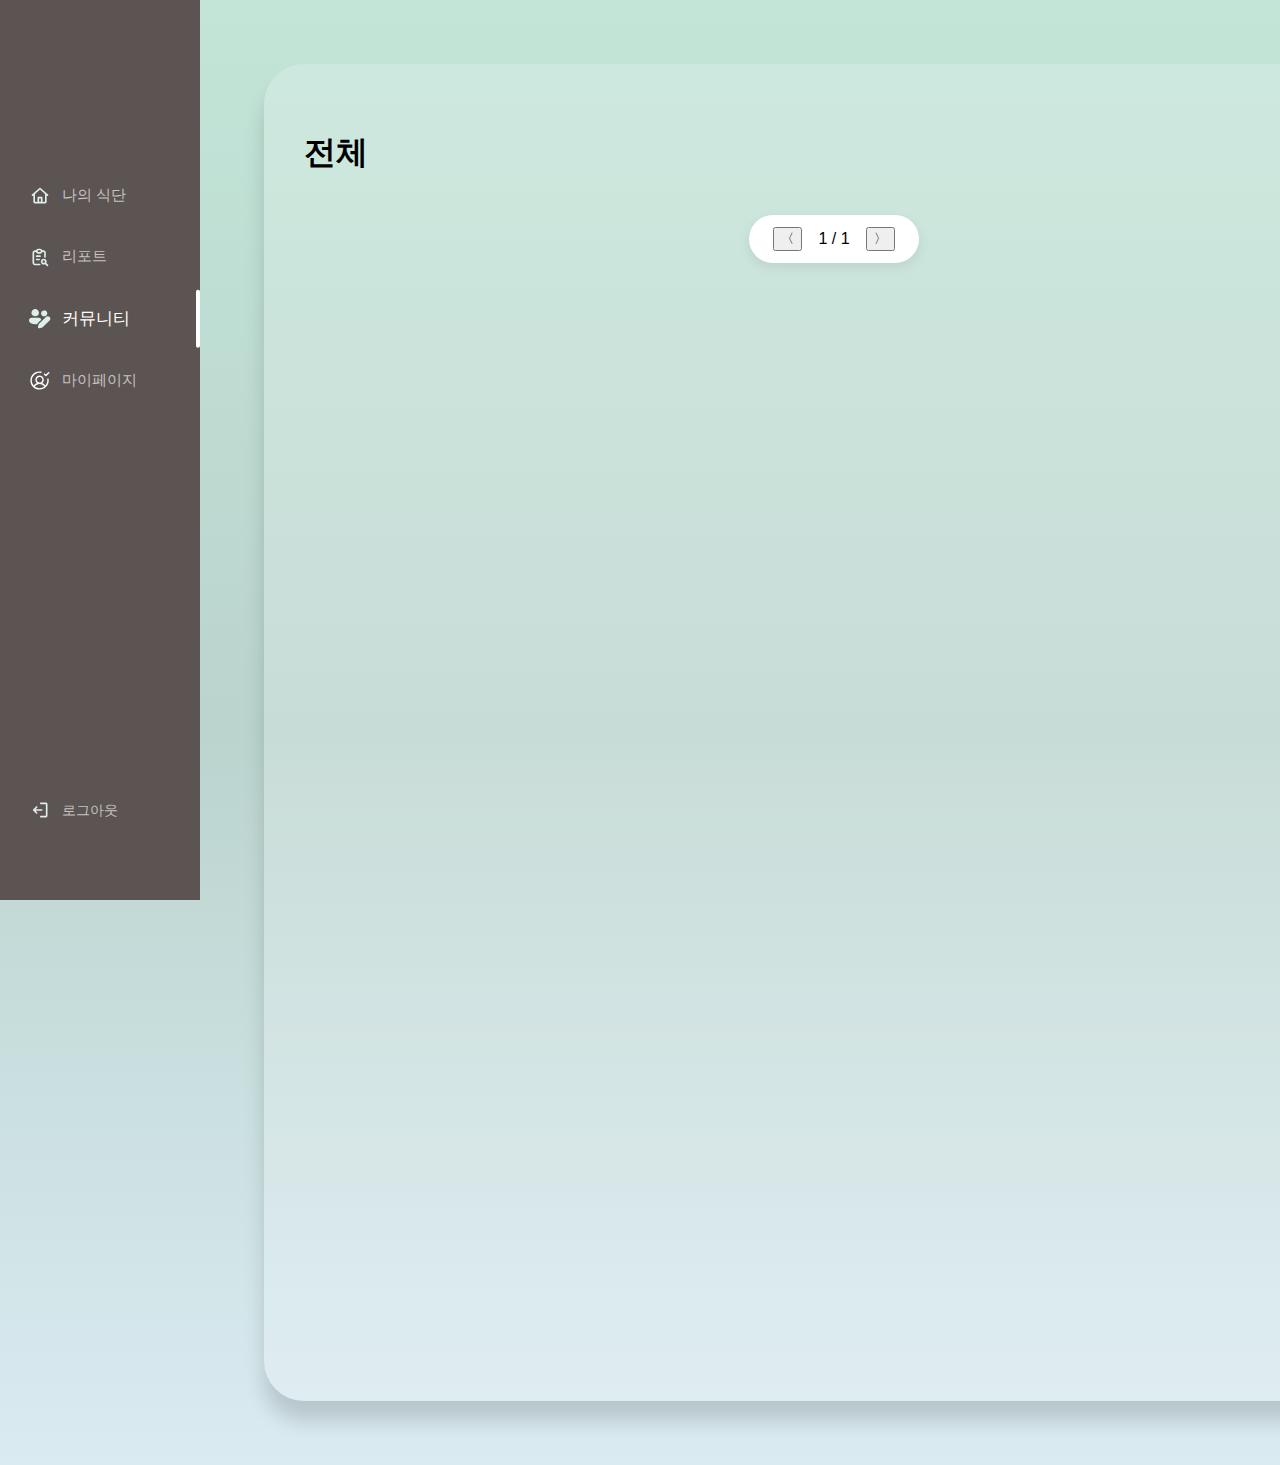
<file: pages/community.html>
<!DOCTYPE html>
<html lang="ko">

<head>
  <meta charset="UTF-8" />
  <meta name="viewport" content="width=device-width, initial-scale=1.0" />
  <title>커뮤니티</title>
  <link rel="stylesheet" href="../styles/community.css" />
  <link rel="stylesheet" href="../styles/entire.css" />
</head>

<body>
  <div class="container">
    <!-- 사이드바 -->
    <aside class="sidebar">
      <nav>
        <ul>
          <li>
            <a href="../pages/myMealPage.html">
              <img class="side-icon" src="/images/myMeal.svg" />나의 식단</a>
          </li>
          <li>
            <a href="../pages/report.html">
              <img src="/images/report.svg" class="side-icon" /> 리포트
            </a>
          </li>
          <li>
            <a href="../pages/community.html" class="active">
              <img src="/images/community.svg" class="side-icon" /> 커뮤니티
            </a>
          </li>
          <li>
            <a href="../pages/myPage.html"><img class="side-icon" src="/images/myPage.svg" />마이페이지</a>
          </li>
        </ul>
      </nav>
      <a href="#" class="logout-link"><img class="side-icon" src="/images/exit.svg" />로그아웃</a>
    </aside>

    <!-- 메인 콘텐츠 -->
    <main class="main-content">
      <!-- 게시글 영역 -->
      <section class="community-wrapper">
        <h2 class="community-title" id="tag-title">전체</h2>
        <div id="post-container"><!--여기 안에 post 들어옴--></div>

        <!-- 페이지네이션 -->
        <div class="pagination">
          <button id="prev-page">〈</button>
          <span id="page-info">1 / 1</span>
          <button id="next-page">〉</button>
        </div>
      </section>

      <!-- 오른쪽 패널 -->
      <aside class="right-panel">
        <div class="right-box search-section">
          <div class="search-bar">
            <input type="text" id="search-input" />
            <button id="search-btn">🔍</button>
          </div>
          <div class="hashtags vertical">
            <span class="tag red" data-tag="식단 질문"># 식단 질문</span>
            <span class="tag blue" data-tag="식단 추천"># 식단 추천</span>
            <span class="tag green" data-tag="식단 인증"># 식단 인증</span>
            <span class="tag gray" data-tag="기타"># 기타</span>
          </div>
        </div>
        <div class="quick-actions">
          <div class="action-box" id="view-scrap-posts">⭐ 저장한 게시물</div>
          <div class="action-box">🕒 내 활동</div>
        </div>
        <button class="write-btn">✏ 글 작성하기</button>
      </aside>
    </main>
  </div>

  <!-- 글 작성 팝업 -->
  <div class="popup-overlay hidden">
    <div class="popup">
      <h2>태그</h2>
      <div class="popup-tags">
        <span class="tag red" data-tag="식단 질문"># 식단 질문</span>
        <span class="tag blue" data-tag="식단 추천"># 식단 추천</span>
        <span class="tag green" data-tag="식단 인증"># 식단 인증</span>
        <span class="tag gray" data-tag="기타"># 기타</span>
      </div>
      <h2>제목</h2>
      <input type="text" />
      <h2>본문</h2>
      <div class="popup-textarea-wrapper">
        <textarea id="postContent" maxlength="2000"></textarea>
        <div class="char-count" id="charCount">0 / 2000</div>
      </div>
      <div class="popup-file-upload-wrapper">
        <label class="popup-file-upload">
          📎 파일 업로드
          <input type="file" multiple />
        </label>
        <span class="file-note">*최대 5장</span>
      </div>
      <div class="popup-buttons">
        <button class="cancel-btn">취소</button>
        <button class="submit-btn">올리기</button>
      </div>
    </div>
  </div>

  <div class="detail-overlay hidden">
    <div class="detail-popup">
      <!-- 닫기 버튼 -->
      <button class="close-detail">&times;</button>

      <!-- 상단 헤더: 프로필, 작성자, 시간 -->
      <div class="detail-header">
        <div class="profile-circle"></div>
        <div class="author-info">
          <span class="post-author" id="detail-author">유저a</span>
          <span class="post-time" id="detail-time">3분 전</span>
        </div>
        <div class="detail-tags" id="detail-tags"></div>
      </div>

      <!-- 제목 + 본문 -->
      <div class="detail-title" id="detail-title">게시글 제목</div>
      <div class="detail-body" id="detail-body">게시글 본문</div>

      <!-- 이미지 미리보기 -->
      <!-- 이미지 미리보기 -->
      <div id="detail-images">
        <!-- JS가 여기에 화살표 포함한 캐러셀 혹은 단순 이미지 박스를 삽입 -->
      </div>

      <!-- 좋아요 / 댓글 수 / 저장 버튼 우측 정렬 -->
      <div class="detail-actions">
        <div class="detail-comment-count">
          ❤️ <span id="detail-likes-count">0</span> 💬
          <span id="detail-comments-count">0</span> ⭐
          <span id="detail-saves-count">0</span>
        </div>
        <div class="detail-buttons">
          <button id="like-btn">좋아요</button>
          <button id="save-btn">저장</button>
        </div>
      </div>

      <!-- 댓글 영역 -->
      <div class="detail-comments" id="detail-comments">
        <!-- 자바스크립트로 댓글 box와 대댓글 box 삽입 -->
      </div>

      <!-- 댓글 입력창 -->
      <div class="comment-input-box">
        <input type="text" id="main-comment-input" class="comment-input" placeholder="댓글을 입력하세요." />
        <button id="submit-main-comment" class="comment-submit">등록</button>
      </div>
    </div>
  </div>

  <!-- 스크립트 -->
  <script src="../scripts/accessApi.js"></script>
  <script src="../scripts/logout.js"></script>
  <script src="../scripts/community.js"></script>
</body>

</html>
</file>
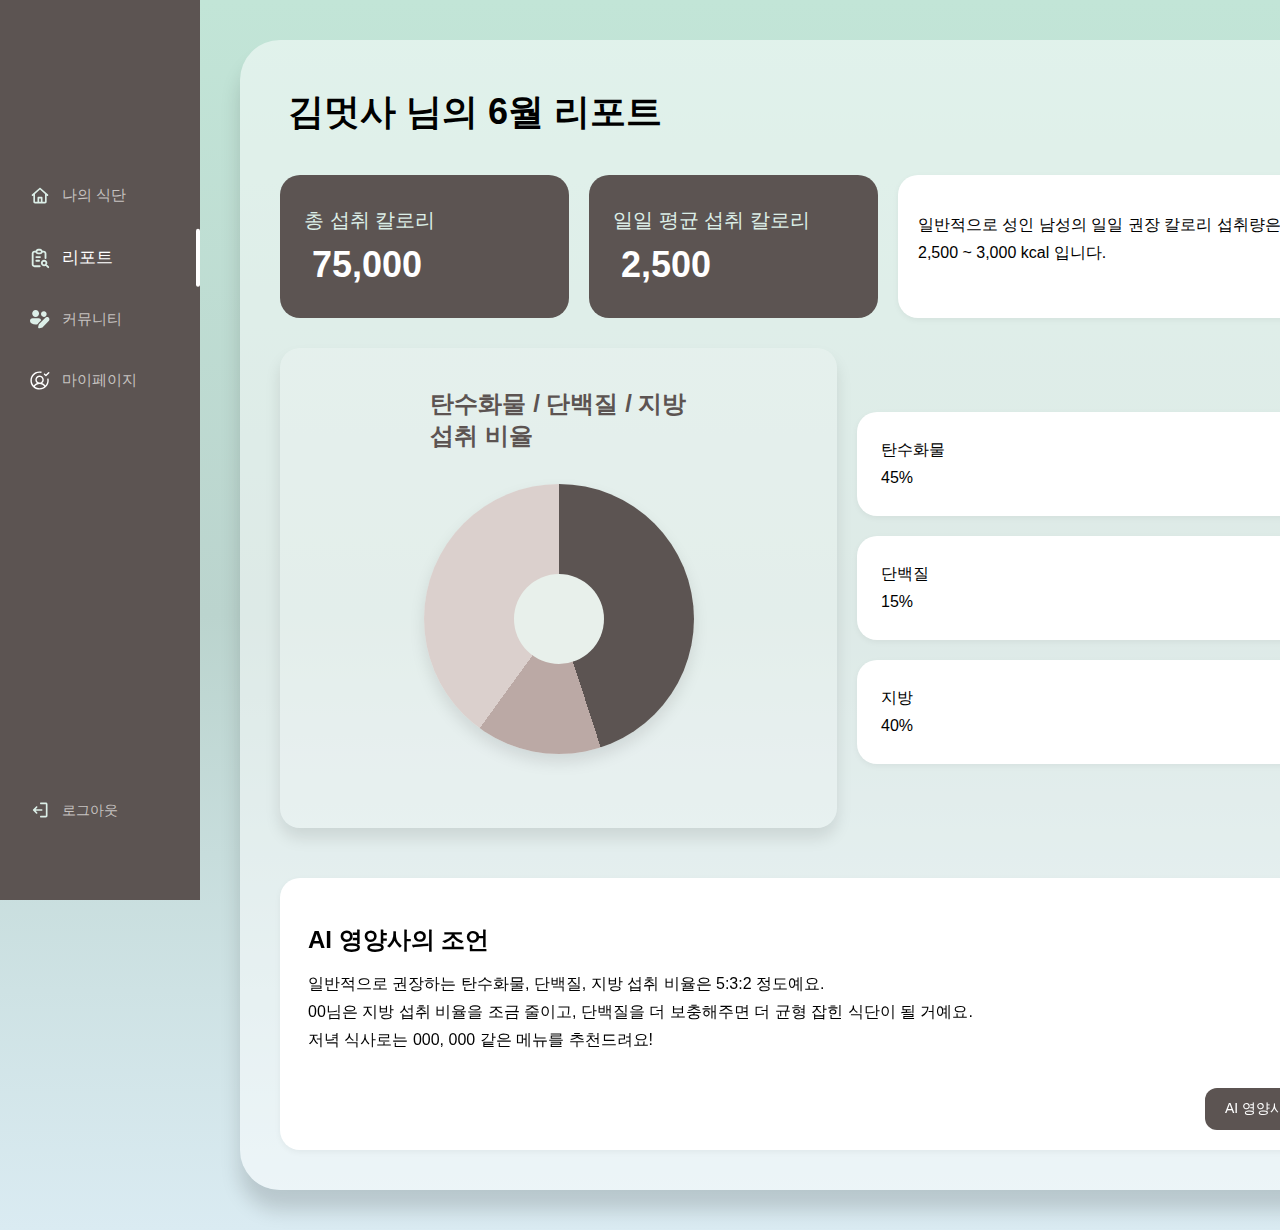
<file: pages/report.html>
<!DOCTYPE html>
<html lang="ko">

<head>
  <meta charset="UTF-8" />
  <meta name="viewport" content="width=device-width, initial-scale=1.0" />
  <title>리포트</title>
  <link rel="stylesheet" href="../styles/report.css" />
  <link rel="stylesheet" href="../styles/entire.css" />
</head>

<body>
  <div class="container">
    <!-- 왼쪽 사이드바 -->
    <aside class="sidebar">
      <nav>
        <ul>
          <li>
            <a href="../pages/myMealPage.html"> <img class="side-icon" src="/images/myMeal.svg">나의 식단</a>
          </li>
          <li>
            <a href="../pages/report.html" class="active">
              <img src="/images/report.svg" class="side-icon" /> 리포트
            </a>
          </li>
          <li>
            <a href="../pages/community.html">
              <img src="/images/community.svg" class="side-icon" /> 커뮤니티
            </a>
          </li>
          <li>
            <a href="../pages/myPage.html"><img class="side-icon" src="/images/myPage.svg">마이페이지</a>
          </li>
        </ul>
      </nav>
      <a href="#" class="logout-link"><img class="side-icon" src="/images/exit.svg">로그아웃</a>

    </aside>

    <!-- 리포트 본문 -->
    <main class="report-content">
      <div class="report-flex-wrapper">
        <section class="summary-cards">
          <h1><strong>김멋사</strong> 님의 6월 리포트</h1>

          <!-- 1. 상단 요약 정보 3칸 -->
          <div class="summary-top-row">
            <div class="summary-card">
              <p>총 섭취 칼로리</p>
              <h2 id="totalCalories">75,000</h2>
            </div>
            <div class="summary-card">
              <p>일일 평균 섭취 칼로리</p>
              <h2 id="averageCalories">2,500</h2>
            </div>
            <div class="summary-info">
              <p>
                일반적으로 성인 남성의 일일 권장 칼로리 섭취량은<br />
                2,500 ~ 3,000 kcal 입니다.
              </p>
            </div>
          </div>

          <!-- 2. 섭취 비율: 도넛 + 수치 -->
          <!-- 섭취 비율: 도넛 + 수치 -->
          <!-- 📌 도넛 그래프 전용 박스 (summary-cards 위에 위치) -->
          <div class="nutrient-graph-section">
            <!-- ✅ 도넛 그래프 전용 박스 -->
            <div class="donut-box">
              <h2 class="nutrient-title">탄수화물 / 단백질 / 지방<br />섭취 비율</h2>
              <div id="donut" class="donut-placeholder">
                <div class="label label-carb">탄수화물</div>
                <div class="label label-protein">단백질</div>
                <div class="label label-fat">지방</div>
              </div>
            </div>

            <!-- ✅ 비율 수치 표는 따로 -->
            <div class="nutrient-breakdown">
              <div class="nutrient-box box-carb">
                <span class="label">탄수화물</span>
                <span class="value" id="carbsRatio">45%</span>
              </div>

              <div class="nutrient-box box-protein">
                <span class="label">단백질</span>
                <span class="value" id="proteinRatio">15%</span>
              </div>

              <div class="nutrient-box box-fat">
                <span class="label">지방</span>
                <span class="value" id="fatRatio">40%</span>
              </div>

            </div>
          </div>



          <!-- 3. AI 조언 -->
          <div class="ai-advice-wrapper">
            <div class="ai-advice">
              <h2>AI 영양사의 조언</h2>
              <p id="feedbackText">
                일반적으로 권장하는 탄수화물, 단백질, 지방 섭취 비율은 5:3:2 정도예요.<br />
                00님은 지방 섭취 비율을 조금 줄이고, 단백질을 더 보충해주면 더 균형 잡힌 식단이 될 거예요.<br />
                저녁 식사로는 000, 000 같은 메뉴를 추천드려요!
              </p>
            </div>
            <button class="ai-button-outside" id="getAdviceButton">AI 영양사에게 조언받기</button>
          </div>
        </section>

        <!-- 오른쪽 캘린더 패널 -->
        <div class="calendar-section">


          <!-- 월간 캘린더 -->
          <div class="calendar-box">
            <div class="calendar-header">
              <span class="year" id="year">2025</span>

              <div class="month-nav">
                <button class="nav-arrow" id="prevMonth">&lt;</button>
                <span class="month-title" id="monthName">7월</span>
                <button class="nav-arrow" id="nextMonth">&gt;</button>
              </div>
            </div>
            <table class="calendar-table">
              <thead>
                <tr>
                  <th>S</th>
                  <th>M</th>
                  <th>T</th>
                  <th>W</th>
                  <th>T</th>
                  <th>F</th>
                  <th>S</th>
                </tr>
              </thead>
              <tbody id="calendar-body">
                <!-- JavaScript로 동적으로 채워질 자리 -->
              </tbody>
            </table>
          </div>

          <!-- 주간 캘린더 -->
          <div class="calendar-placeholder" id="calendar-week" style="display: none">
            주간 캘린더 표시 영역
          </div>

          <div class="calendar-placeholder" id="calendar-day" style="display: none">
            일간 캘린더 표시 영역
          </div>

          <button class="generate-report">리포트 만들기</button>
        </div>
      </div>
    </main>

    <script src="../scripts/accessApi.js"></script>

    <script src="../scripts/reportValue.js"></script>


    <script src="../scripts/aiAdvise.js"></script>

    <script src="../scripts/report.js"></script>
</body>

</html>
</file>
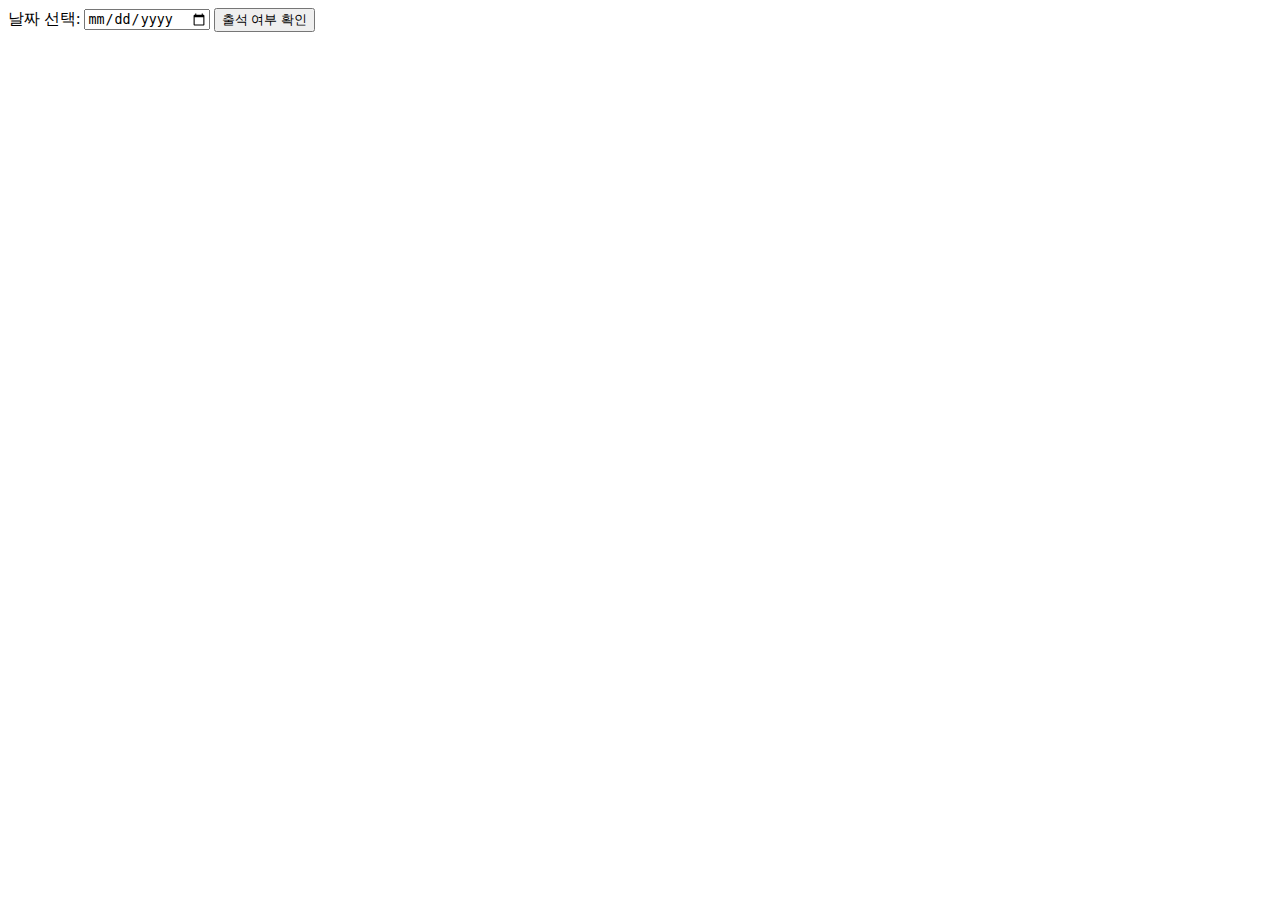
<file: test/test.html>
<!-- attendance-check.html -->
<!DOCTYPE html>
<html lang="ko">

<head>
    <meta charset="UTF-8">
    <title>출석 여부 확인 테스트</title>
</head>

<body>
    <label for="attendance-date">날짜 선택:</label>
    <input type="date" id="attendance-date" />

    <button id="check-attendance-btn" type="button">
        출석 여부 확인
    </button>

    <script src="../scripts/accessApi.js"></script>
    <script>
        document.getElementById("check-attendance-btn")
            .addEventListener("click", async () => {
                const date = document.getElementById("attendance-date").value;
                if (!date) {
                    return alert("날짜를 선택해주세요.");
                }

                try {
                    // GET /api/v1/meals/check?date=YYYY-MM-DD
                    const data = await AccessAPI.apiFetch(
                        `/api/v1/meals/check?date=${date}`,
                        { method: "GET" }
                    );

                    console.log("출석여부 응답 전체:", data);
                    alert(
                        `출석여부: ${data.isSuccess ? data.result : "(실패) " + data.message}`
                    );
                } catch (err) {
                    console.error("출석 확인 중 오류:", err);
                    alert("출석 확인 중 오류가 발생했습니다.");
                }
            });
    </script>
</body>

</html>
</file>
<file: styles/community.css>
.main-content {
  flex-grow: 1;
  display: flex;
  justify-content: space-between;
  padding: 64px;
  box-sizing: border-box;
}

.community-wrapper {
  width: 1140px;
  min-height: 1337px;
  background: #ffffff33;
  border-radius: 40px;
  padding: 40px;
  box-shadow: 0 20px 20px rgba(0, 0, 0, 0.15);
  box-sizing: border-box;
}

.community-title {
  font-size: 32px;
  font-weight: bold;
  margin-bottom: 24px;
}

.post-card {
  background: white;
  border-radius: 20px;
  padding: 24px;
  margin-bottom: 24px;
  box-shadow: 0 8px 8px rgba(0, 0, 0, 0.1);
  width: 1033px;
  box-sizing: border-box;
}

.post-header {
  display: flex;
  align-items: center;
  margin-bottom: 12px;
}

.profile-circle {
  width: 40px;
  height: 40px;
  border-radius: 50%;
  background: #d9d9d9;
  margin-right: 12px;
}

.post-info {
  font-size: 14px;
  color: #555;
}

.post-author {
  font-weight: bold;
}

.post-time {
  font-size: 12px;
  color: #888;
}

.post-title {
  font-weight: bold;
  font-size: 15px;
  margin-bottom: 8px;
}

.post-text {
  font-size: 14px;
  margin-bottom: 12px;
}

.post-footer {
  display: flex;
  justify-content: space-between;
  align-items: center;
  margin-bottom: 12px;
}

.tags {
  display: flex;
  gap: 12px;
  flex-wrap: wrap;
}

.hashtags.vertical {
  display: flex;
  flex-direction: column;
  gap: 16px;
  margin-top: 40px;
}

.tag {
  font-size: 15px;
  padding: 16px;
  width: 139px;
  border-radius: 20px;
  font-weight: 500;
  display: inline-block;
}

.tag.red {
  background-color: #fce6e6;
  color: #e74c3c;
}

.tag.blue {
  background-color: #e5efff;
  color: #3498db;
}

.tag.green {
  background-color: #e3f7f0;
  color: #2ecc71;
}

.tag.gray {
  background-color: #eee;
  color: #555;
}

.images {
  display: flex;
  gap: 8px;
}

.img-box {
  width: 90px;
  height: 90px;
  background-color: #d9d9d9;
  border-radius: 10px;
  display: flex;
  justify-content: center;
  align-items: center;
  font-size: 12px;
  color: #333;
}

.post-actions {
  font-size: 14px;
  color: #888;
  display: flex;
  gap: 16px;
}

.pagination {
  display: flex;
  justify-content: center;
  align-items: center;
  gap: 16px;
  margin-top: 40px;
  margin-bottom: 60px;
  background-color: white;
  border-radius: 28px;
  padding: 12px 24px;
  box-shadow: 0 4px 12px rgba(0, 0, 0, 0.08);
  width: fit-content;
  margin-left: auto;
  margin-right: auto;
}

.page-btn {
  font-size: 20px;
  padding: 4px 10px;
  border: none;
  background: none;
  cursor: pointer;
  font-weight: bold;
}

.page-btn:disabled {
  opacity: 0.3;
  cursor: default;
}

.page-info {
  font-size: 16px;
  font-weight: 500;
  color: #333;
}

/* ======================
   상세 팝업 스타일
   ====================== */
.detail-overlay {
  position: fixed;
  top: 0;
  left: 0;
  width: 100%;
  height: 100%;
  background-color: rgba(0, 0, 0, 0.4);
  backdrop-filter: blur(4px);
  display: none;
  justify-content: center;
  align-items: center;
  z-index: 1000;
}

.detail-overlay:not(.hidden) {
  display: flex;
}

.detail-popup {
  width: 900px;
  max-height: 90vh;
  overflow-y: auto;
  background: white;
  border-radius: 40px;
  padding: 40px;
  box-shadow: 0 20px 40px rgba(0, 0, 0, 0.2);
  position: relative;
  z-index: 1001;
  box-sizing: border-box;
}

.close-detail {
  position: absolute;
  top: 20px;
  right: 30px;
  font-size: 28px;
  background: none;
  border: none;
  cursor: pointer;
}

.detail-header {
  display: flex;
  gap: 16px;
  align-items: center;
  margin-bottom: 24px;
}

.author-info {
  display: flex;
  flex-direction: column;
  gap: 4px;
}

.detail-tags {
  margin-left: auto;
  display: flex;
  gap: 10px;
}

.detail-title {
  font-size: 22px;
  font-weight: bold;
  margin-bottom: 20px;
}

.detail-body {
  font-size: 16px;
  margin-bottom: 24px;
  white-space: pre-line;
}

.detail-images {
  display: flex;
  gap: 8px;
  margin-bottom: 24px;
}

.detail-actions {
  display: flex;
  justify-content: space-between;
  align-items: center;
  margin-bottom: 24px;
  padding: 0 8px;
}

.detail-buttons {
  display: flex;
  margin-top: 15px;
  gap: 10px;
}
.detail-buttons button {
  background-color: #f2f5f3;
  border: none;
  border-radius: 12px;
  padding: 10px 18px;
  font-size: 14px;
  cursor: pointer;
  font-weight: 500;
  color: #42554d;
}

.detail-buttons button.clicked {
  background-color: #ffe1e1;
  color: #d44b4b;
}

.detail-comment-count {
  display: flex;
  gap: 14px;
  font-size: 14px;
  color: #555;
  align-items: center;
  justify-content: flex-start;
}

.detail-comments {
  border-top: 1px solid #ddd;
  padding-top: 20px;
  font-size: 15px;
  margin-bottom: 20px;
}

.comment-box {
  display: flex;
  flex-direction: column;
  border: 1px solid #eee;
  border-radius: 16px;
  padding: 16px;
  margin-bottom: 16px;
  background-color: #fafafa;
}

.comment-header {
  display: flex;
  justify-content: space-between;
  align-items: center;
  margin-bottom: 6px;
  font-size: 14px;
  color: #333;
}
.comment-header-left {
  display: flex;
  align-items: center;
  gap: 2px; /* 프로필-닉네임 간격 축소 */
}

.profile-circle.small {
  width: 28px;
  height: 28px;
  border-radius: 50%;
  background-color: #ddd;
  flex-shrink: 0;
}

.comment-user {
  font-weight: bold;
}

.comment-time {
  font-size: 12px;
  color: #888;
}

.comment-text {
  margin-bottom: 10px;
  font-size: 15px;
}

.comment-actions {
  display: flex;
  justify-content: flex-end;
  gap: 12px;
  font-size: 14px;
  color: #555;
  cursor: pointer;
}
.comment-actions button {
  background-color: #f5f5f5;
  border: 1px solid #ccc;
  border-radius: 8px;
  padding: 4px 12px;
  font-size: 13px;
  cursor: pointer;
}

.reply-container {
  margin-left: 24px;
  margin-top: 12px;
}

.reply-box {
  background-color: #f5f5f5;
  border-radius: 12px;
  padding: 10px;
  font-size: 14px;
  margin-top: 8px;
  border: 1px solid #ddd;
}

.reply-input-container {
  display: flex;
  gap: 8px;
  margin-top: 10px;
}

.reply-input-container input {
  flex-grow: 1;
  padding: 10px;
  border-radius: 20px;
  border: 1px solid #ccc;
  font-size: 14px;
}

.reply-input-container button {
  padding: 10px 16px;
  border-radius: 20px;
  border: none;
  background-color: #5c5452;
  color: white;
  font-weight: bold;
  cursor: pointer;
}

.comment-input-box {
  display: flex;
  gap: 12px;
  margin-top: 20px;
}

.comment-input {
  flex-grow: 1;
  padding: 14px;
  border-radius: 20px;
  border: 1px solid #ccc;
  font-size: 15px;
  box-sizing: border-box;
}

.comment-submit {
  padding: 14px 20px;
  background-color: #5c5452;
  color: white;
  font-weight: bold;
  border-radius: 20px;
  border: none;
  cursor: pointer;
}
.image-carousel-wrapper {
  position: relative;
  display: flex;
  align-items: center;
  gap: 12px;
  margin-top: 20px;
}

.image-carousel {
  display: flex;
  gap: 16px;
  max-width: 100%;
  overflow-x: hidden; /* ✅ 스크롤바 숨김 */
  scroll-behavior: smooth;
}
.image-carousel-static {
  display: flex; /* 가로 정렬 핵심! */
  gap: 16px;
  margin-top: 20px;
}
.img-box {
  width: 120px;
  height: 120px;
  background-color: #d9d9d9;
  border-radius: 12px;
  display: flex;
  justify-content: center;
  align-items: center;
  font-weight: bold;
  flex-shrink: 0;
}

.arrow {
  background-color: #f4f4f4;
  border: none;
  border-radius: 10px;
  padding: 12px;
  font-size: 18px;
  cursor: pointer;
  box-shadow: 0 0 4px rgba(0, 0, 0, 0.1);
  z-index: 1;
}

/* 오른쪽 패널 */
.right-panel {
  width: 436px;
  height: 787px;
  padding: 0;
  display: flex;
  flex-direction: column;
  margin-left: 30px;
  gap: 24px;
}

/* 검색+태그 전체 박스 */
.right-box.search-section {
  background: rgba(255, 255, 255, 0.5);
  border-radius: 40px;
  height: 486px;
  padding: 24px;
  box-shadow: 0 20px 20px rgba(0, 0, 0, 0.1);
}

/* 검색 바 */
.search-bar {
  width: 360px;
  height: 80px;
  border-radius: 30px;
  opacity: 1;
  background-color: white;

  display: flex;
  align-items: center;
  justify-content: space-between;
  margin-top: 20px;
  padding: 0 24px; /* 좌우 여백 */
  box-shadow: 0 8px 20px rgba(0, 0, 0, 0.08); /* 그림자 */
  box-sizing: border-box;
}

.search-bar input {
  border: none;
  flex: 1;
  font-size: 15px;
  outline: none;
}
.search-bar button {
  background: none;
  border: none;
  font-size: 16px;
  cursor: pointer;
}

/* 빠른 액션 */
.quick-actions {
  display: flex;
  justify-content: space-between;
  gap: 16px;
}

.action-box {
  width: 208px;
  height: 168px;
  background: rgba(255, 255, 255, 0.5);
  border-radius: 40px;
  box-shadow: 0 20px 20px rgba(0, 0, 0, 0.15);
  font-size: 15px;
  font-weight: 600;
  color: #42554d;
  display: flex;
  align-items: center;
  justify-content: center;
  text-align: center;
}

/* 글쓰기 버튼 */
.write-btn {
  padding: 16px;
  background: #5c5452;
  height: 77px;
  color: white;
  font-size: 15px;
  border: none;
  border-radius: 20px;
  cursor: pointer;
  font-weight: bold;
}
/* 글쓰기 팝업 배경 오버레이 */
.popup-overlay {
  position: fixed;
  top: 0;
  left: 0;
  width: 100%;
  height: 100%;
  backdrop-filter: blur(8px);
  background-color: rgba(0, 0, 0, 0.4);
  display: none;
  justify-content: center;
  align-items: center;
  z-index: 1001;
}

/* 팝업 컨테이너 */
.popup {
  width: 840px;
  background: white;
  border-radius: 40px;
  padding: 40px;
  box-shadow: 0 20px 40px rgba(0, 0, 0, 0.2);
  position: relative;
  z-index: 1001;
}

/* 팝업 내부 요소 */
.popup h2 {
  font-size: 24px;
  font-weight: bold;
  margin-bottom: 24px;
  color: #333;
}

/* 해시태그 선택 */
.popup .popup-tags {
  display: flex;
  gap: 16px;
  margin-bottom: 24px;
}
.popup .popup-tags .tag {
  cursor: pointer;
}

/* 입력 필드 공통 */
.popup input[type="text"] {
  width: 100%;
  font-size: 15px;
  padding: 16px;
  margin-bottom: 24px;
  border: 1px solid #ccc;
  background: #f5f5f5;
  border-radius: 20px;
  box-sizing: border-box;
  font-family: inherit;
}

.popup-textarea-wrapper {
  position: relative;
  margin-bottom: 32px;
}

.popup-textarea-wrapper textarea {
  width: 100%;
  padding: 16px;
  padding-bottom: 36px; /* 글자 수 문구 공간 확보 */
  font-size: 15px;
  border: 1px solid #ccc;
  border-radius: 20px;
  resize: vertical;
  font-family: inherit;
  box-sizing: border-box;
  background: #f5f5f5;
}

.popup-textarea-wrapper .char-count {
  position: absolute;
  bottom: 12px;
  right: 16px;
  font-size: 16px;
  color: #42554d;

  pointer-events: none; /* 클릭 방지 */
}

/* 파일 업로드 */
/* 기존 업로드 버튼 스타일 */
.popup-file-upload-wrapper {
  display: flex;
  align-items: center;
  gap: 12px;
  margin-bottom: 24px;
}

.popup-file-upload {
  display: inline-flex;
  align-items: center;
  justify-content: center;
  padding: 10px 20px;
  background-color: #f5f5f5;
  color: black;
  border: none;
  border-radius: 12px;
  font-size: 14px;
  font-weight: 500;
  cursor: pointer;
  position: relative;
  overflow: hidden;
}

.popup-file-upload:hover {
  background-color: #d1e3ff;
}

.popup-file-upload input[type="file"] {
  position: absolute;
  left: 0;
  top: 0;
  opacity: 0;
  cursor: pointer;
  width: 100%;
  height: 100%;
}

/* *최대 5장 문구 스타일 */
.file-note {
  font-size: 16px;
  color: #42554d;
}

/* 버튼 그룹 */
.popup-buttons {
  display: flex;
  justify-content: flex-end;
  gap: 15px;
}
.popup-buttons button {
  padding: 17px 24px;
  font-size: 15px;
  font-weight: bold;
  border: none;
  border-radius: 20px;
  cursor: pointer;
}
.popup .popup-buttons .submit-btn {
  background-color: #5c5452;
  color: white;
}
.popup .popup-buttons .cancel-btn {
  background-color: #ddd;
  color: #333;
}
.popup-tags .tag.selected {
  border: 2px solid #5c5452;
  background-color: #e0dcd9;
}
</file>
<file: styles/report.css>
.report-content {
  flex-grow: 1;
  box-sizing: border-box;
  padding: 40px;
  padding-right: 20px;
  width: 100%;
  margin-left: 200px;
}

/* 요약 카드 */
.summary-cards {
  width: 1140px;
  min-width: 720px;
  flex-shrink: 0;
  background: #ffffff80;
  border-radius: 40px;
  padding: 40px;
  box-shadow: 0 20px 20px rgba(0, 0, 0, 0.15);
  display: flex;
  flex-direction: column;
  gap: 30px;
}
.summary-top-row {
  display: flex;
  gap: 20px;
}
.summary-card {
  flex: 1;
  background-color: #5c5452;
  color: white;
  padding: 24px;
  border-radius: 20px;
}
.summary-card p {
  font-size: 20px;
  color: #dcefe8;
  margin-top: 8px;
  margin-bottom: 10px;
}
.summary-cards h1 {
  font-size: 36px;
  margin: 8px;
}
.summary-card h2 {
  font-size: 36px;
  margin: 8px;
}
.summary-info {
  flex: 2;
  background: white;
  padding: 20px;
  border-radius: 20px;
  box-shadow: 0 2px 6px rgba(0, 0, 0, 0.05);
  font-size: 16px;
  line-height: 28px;
  color: #000000;
}

/* 도넛 그래프 */
.nutrient-graph-section {
  display: flex;
  gap: 10px;
  align-items: center;
  flex-wrap: wrap;
}
.donut-box {
  background: rgba(255, 255, 255, 0.2);
  width: 557px;
  height: 480px;
  border-radius: 20px;
  box-shadow: 0 10px 16px rgba(0, 0, 0, 0.1);
  display: flex;
  flex-direction: column;
  align-items: center;
  gap: 12px;
}
.nutrient-title {
  font-size: 24px;
  font-weight: bold;
  margin-top: 40px;
  line-height: 32px;
  color: #5c5452;
}

/* ✅ 도넛 그래프와 글자 */
.donut-placeholder {
  position: relative;
  width: 270px;
  height: 270px;
  background: conic-gradient(#5c5452 0% 45%, #bba9a5 45% 60%, #dbd0cd 60% 100%);
  border-radius: 50%;
  flex-shrink: 0;
  box-shadow: 0 8px 16px rgba(0, 0, 0, 0.1);
}

.donut-placeholder::before {
  content: "";
  position: absolute;
  top: 50%;
  left: 50%;
  width: 90px;
  height: 90px;
  background: #e8f0eb;
  border-radius: 50%;
  transform: translate(-50%, -50%);
  z-index: 1;
}

.donut-placeholder .label {
  font-size: 0px;
  font-weight: bold;
  color: white;
  z-index: 2;
  position: absolute;
  transform: translate(-50%, -50%);
  white-space: nowrap;
  text-shadow: 0 1px 2px rgba(0, 0, 0, 0.3);
  width: 80px; /* ✅ 너비 설정 */
  text-align: center; /* ✅ 가운데 정렬 */
}

/* 영양소 수치 */
.nutrient-breakdown {
  display: flex;
  flex-direction: column;
  gap: 20px;
  justify-content: center;
  flex: 1;
  background: none;
  padding: 0;
  width: auto;
  border-radius: 0;
  box-shadow: none;
  margin-left: 10px;
}
.nutrient-box {
  position: relative;
  display: flex;
  flex-direction: column;
  align-items: flex-start;
  width: 408px;
  background: white;
  padding: 24px;
  border-radius: 20px;
  box-shadow: 0 2px 6px rgba(0, 0, 0, 0.05);
  font-size: 16px;
  line-height: 28px;
  color: #000000;
  overflow: hidden;
}
.nutrient-box::after {
  content: "";
  position: absolute;
  top: 0;
  right: 0;
  width: 24px;
  height: 100%;
  border-top-right-radius: 20px;
  border-bottom-right-radius: 20px;
}
.box-carb::after {
  background-color: #5c5452;
}
.box-protein::after {
  background-color: #bba9a5;
}
.box-fat::after {
  background-color: #dbd0cd;
}

/* AI 조언 */
.ai-advice-wrapper {
  position: relative;
  background: #fff;
  padding: 28px;
  border-radius: 20px;
  box-shadow: 0 2px 6px rgba(0, 0, 0, 0.05);
  margin-top: 20px;
  padding-bottom: 80px;
}
.ai-advice {
  font-size: 16px;
  line-height: 28px;
  color: #000000;
}
.ai-advice h2 {
  margin-bottom: 12px;
  font-size: 24px;
}
.ai-button-outside {
  position: absolute;
  right: 28px;
  bottom: 20px;
  padding: 12px 20px;
  background: #5c5452;
  color: white;
  border: none;
  border-radius: 12px;
  font-size: 14px;
  cursor: pointer;
  transition: background 0.3s;
}
.ai-button-outside:hover {
  background: #473f3d;
}

/* 캘린더 */
.report-flex-wrapper {
  display: flex;
  flex-wrap: nowrap;
  gap: 80px;
  min-width: 1200px;
}
.calendar-section {
  flex-shrink: 0;
  width: 320px;
  padding: 20px;
  box-sizing: border-box;
  display: flex;
  flex-direction: column;
  align-items: center;
}
.calendar-box {
  background: #ffffff80;
  border-radius: 40px;
  padding: 20px 180px;
  box-shadow: 0 10px 20px rgba(0, 0, 0, 0.1);
  width: 100%;
  box-sizing: border-box;
  display: flex;
  flex-direction: column;
  align-items: center;
  gap: 16px;
  margin-bottom: 24px;
}

.calendar-header {
  position: relative;
  width: 100%;
  padding: 20px 0;
  display: flex;
  justify-content: center;
  align-items: center;
}
.month-nav {
  display: flex;
  align-items: center;
  gap: 110px;
}
.month-title {
  font-size: 32px;
  font-weight: bold;
  white-space: nowrap;
}
.calendar-header .year {
  position: absolute;
  bottom: 55px;
  left: 110px;
  font-size: 16px;
  color: #555;
}
.nav-arrow {
  background: transparent;
  border: none;
  font-size: 24px;
  color: #444;
  cursor: pointer;
}
.calendar-table {
  width: 100%;
  border-collapse: collapse;
  text-align: center;
  font-size: 14px;
}
.calendar-table th {
  padding-bottom: 8px;
  color: #333;
}
.calendar-table td {
  padding: 6px;
}
.day {
  width: 32px;
  height: 32px;
  line-height: 32px;
  border-radius: 50%;
  background: #f4f4f4;
  margin: 0 auto;
  font-size: 16px;
  font-weight: 500;
  color: #333;
}
.day.active {
  background: #5c5452;
  color: white;
}
.generate-report {
  padding: 12px 24px;
  border-radius: 16px;
  background-color: #5c5452;
  color: white;
  border: none;
  font-size: 14px;
  cursor: pointer;
  transition: background-color 0.3s;
}
.generate-report:hover {
  background-color: #473f3d;
}

/* 로딩 스켈레톤 */
@keyframes shimmer {
  0% {
    background-position: -1000px 0;
  }
  100% {
    background-position: 1000px 0;
  }
}
.skeleton.skeleton-text {
  background: linear-gradient(to right, #e0e0e0 8%, #f0f0f0 18%, #e0e0e0 33%);
  background-size: 1000px 100%;
  animation: shimmer 1.2s infinite linear;
  border-radius: 8px;
}
.skeleton-box {
  background: linear-gradient(270deg, rgba(219, 219, 219, 0.1) 0%, #dbdbdb 50%);
  background-size: 1000px 100%;
  animation: shimmer 1.4s infinite linear;
  border-radius: 20px;
}

/* 일주일 범위 하이라이트 */
.day.in-week {
  background-color: #5c5452; /* 어두운 배경 */
  color: #fff; /* 글자 흰색 */
  border-radius: 50%; /* 동그란 형태 */
}
</file>
<file: styles/entire.css>
/* 1. RESET & BASE -------------------------------------------------- */
body {
  margin: 0;
  font-family: -apple-system, BlinkMacSystemFont, "Segoe UI", Roboto,
    "Helvetica Neue", Arial, sans-serif;
  background: linear-gradient(to bottom, #c2e5d7 0%, #bbd4ce 50%, #daebf2 100%);
  min-height: 100vh;
}
ul {
  list-style: none;
  padding: 0;
  margin: 0;
}
a {
  text-decoration: none;
}

/* 2. LAYOUT -------------------------------------------------------- */
.container {
  display: flex;
}
.main-content {
  flex-grow: 1;
  margin-left: 200px;
  box-sizing: border-box;
}

/* 3. SIDEBAR BASE -------------------------------------------------- */
.sidebar {
  position: fixed;
  top: 0;
  left: 0;
  width: 200px;
  height: 100vh;
  background-color: #5c5452;
  padding: 20px 0;
  box-sizing: border-box;
  display: flex;
  flex-direction: column;
}
.sidebar nav {
  flex-grow: 1;
}
.sidebar nav ul {
  margin-top: 150px;
}

/* 4. SIDEBAR ITEMS ------------------------------------------------- */
/* 4-1. 공통 링크 스타일링 */
.sidebar nav ul li a,
.logout-link {
  display: flex;
  align-items: center;
  color: #c7c3c1;
  font-size: 0.95rem;
  font-weight: 500;
  padding: 15px 30px;
  margin-bottom: 10px;
  position: relative;
  transition: all 0.2s ease;
}

/* 4-2. hover 상태 */
.sidebar nav ul li a:hover,
.logout-link:hover {
  color: #ffffff;
}

/* 4-3. active 상태 기본 */
.sidebar nav ul li a.active {
  color: #ffffff;
}
.sidebar nav ul li a.active::after {
  content: "";
  position: absolute;
  right: 0;
  top: 50%;
  transform: translateY(-50%);
  width: 4px;
  height: 110%;
  background-color: #ffffff;
  border-radius: 2px;
}

/* 4-4. 로그아웃 링크 별도 패딩 */
.logout-link {
  padding: 50px 30px;
  font-size: 0.9rem;
  margin-top: auto;
}

/* 5. ICON STYLES --------------------------------------------------- */
/* SVG/img 아이콘 통일 */
.sidebar nav ul li a .side-icon,
.logout-link .side-icon {
  display: inline-flex;
  align-items: center;
  justify-content: center;
  width: 20px;
  height: 20px;
  flex-shrink: 0;
  margin-right: 12px;
  object-fit: contain;
}

/* 6. TRANSITIONS & SCALES ------------------------------------------- */
/* 6-1. 링크 폰트 & 컬러 전환 */
.sidebar nav ul li a {
  transition: font-size 0.2s ease, color 0.2s ease;
}
/* 6-2. 아이콘 스케일 전환 */
.sidebar nav ul li a .side-icon {
  transition: transform 0.2s ease;
}

/* 7. ACTIVE 키우기 ------------------------------------------------ */
/* active 상태에서 폰트와 아이콘 확대 */
.sidebar nav ul li a.active {
  font-size: 1.05rem;
}
.sidebar nav ul li a.active .side-icon {
  transform: scale(1.1);
}
</file>
